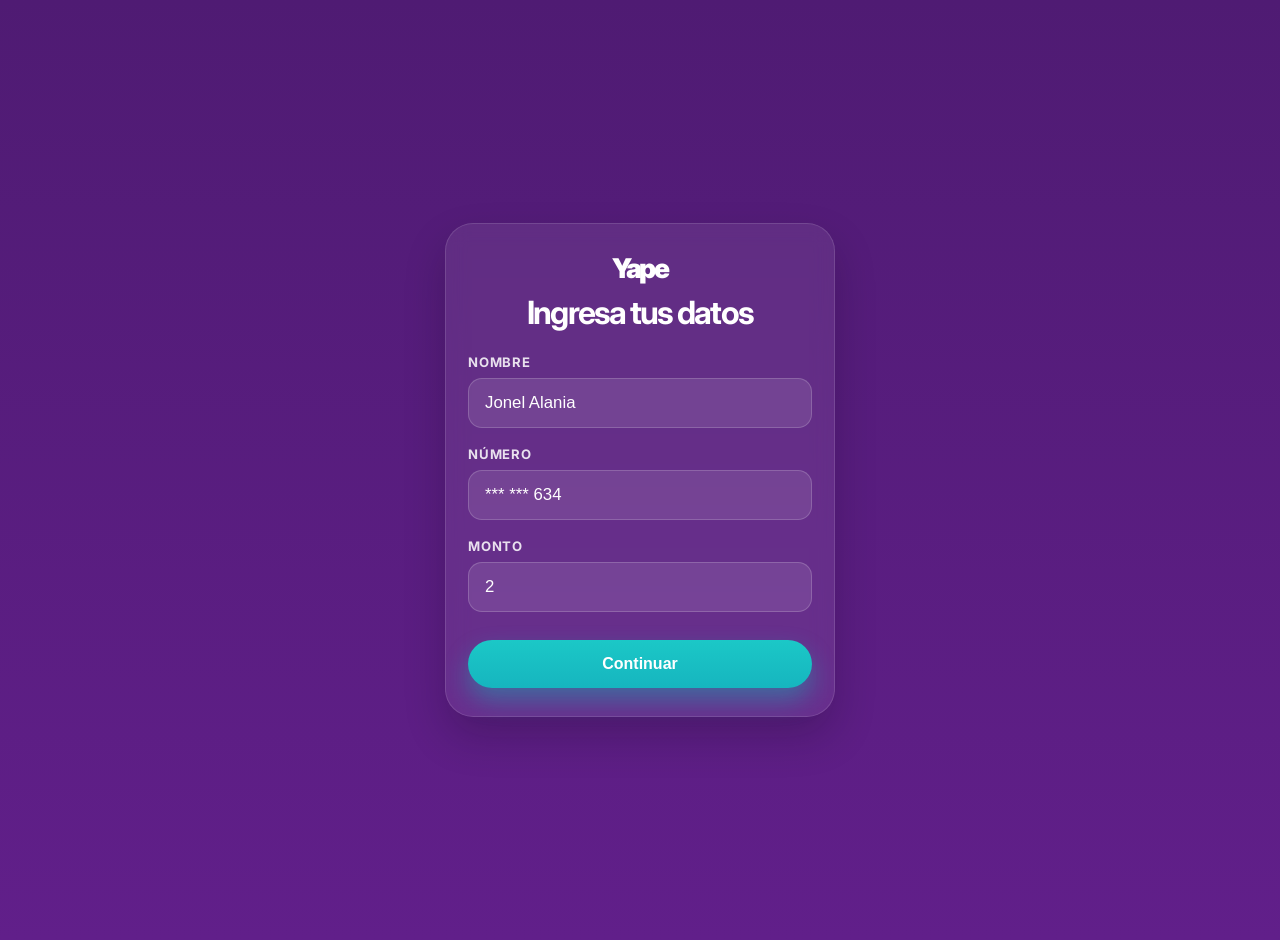
<file: index.html>
<!DOCTYPE html>
<html lang="es">
  <head>
    <meta charset="UTF-8" />
    <meta name="viewport" content="width=device-width, initial-scale=1.0" />
    <title>Yape - Datos</title>
    <link rel="preconnect" href="https://fonts.googleapis.com" />
    <link rel="preconnect" href="https://fonts.gstatic.com" crossorigin />
    <link href="https://fonts.googleapis.com/css2?family=Inter:wght@400;500;600;700;800;900&display=swap" rel="stylesheet" />
    <link rel="stylesheet" href="styles.css" />
  </head>
  <body class="setup-body">
    <main class="setup-page">
      <div class="setup-card">
        <p class="setup-logo">Yape</p>
        <h1>Ingresa tus datos</h1>

        <form id="editForm">
          <label class="field">
            <span>Nombre</span>
            <input id="nameInput" type="text" value="Jonel Alania" maxlength="30" required />
          </label>

          <label class="field">
            <span>Número</span>
            <input id="phoneInput" type="tel" value="*** *** 634" maxlength="15" required />
          </label>

          <label class="field">
            <span>Monto</span>
            <input id="amountInput" type="number" value="2" min="0.01" step="0.01" required />
          </label>

          <button type="submit" class="primary-btn">Continuar</button>
        </form>
      </div>
    </main>

    <script src="script.js"></script>
  </body>
</html>
</file>
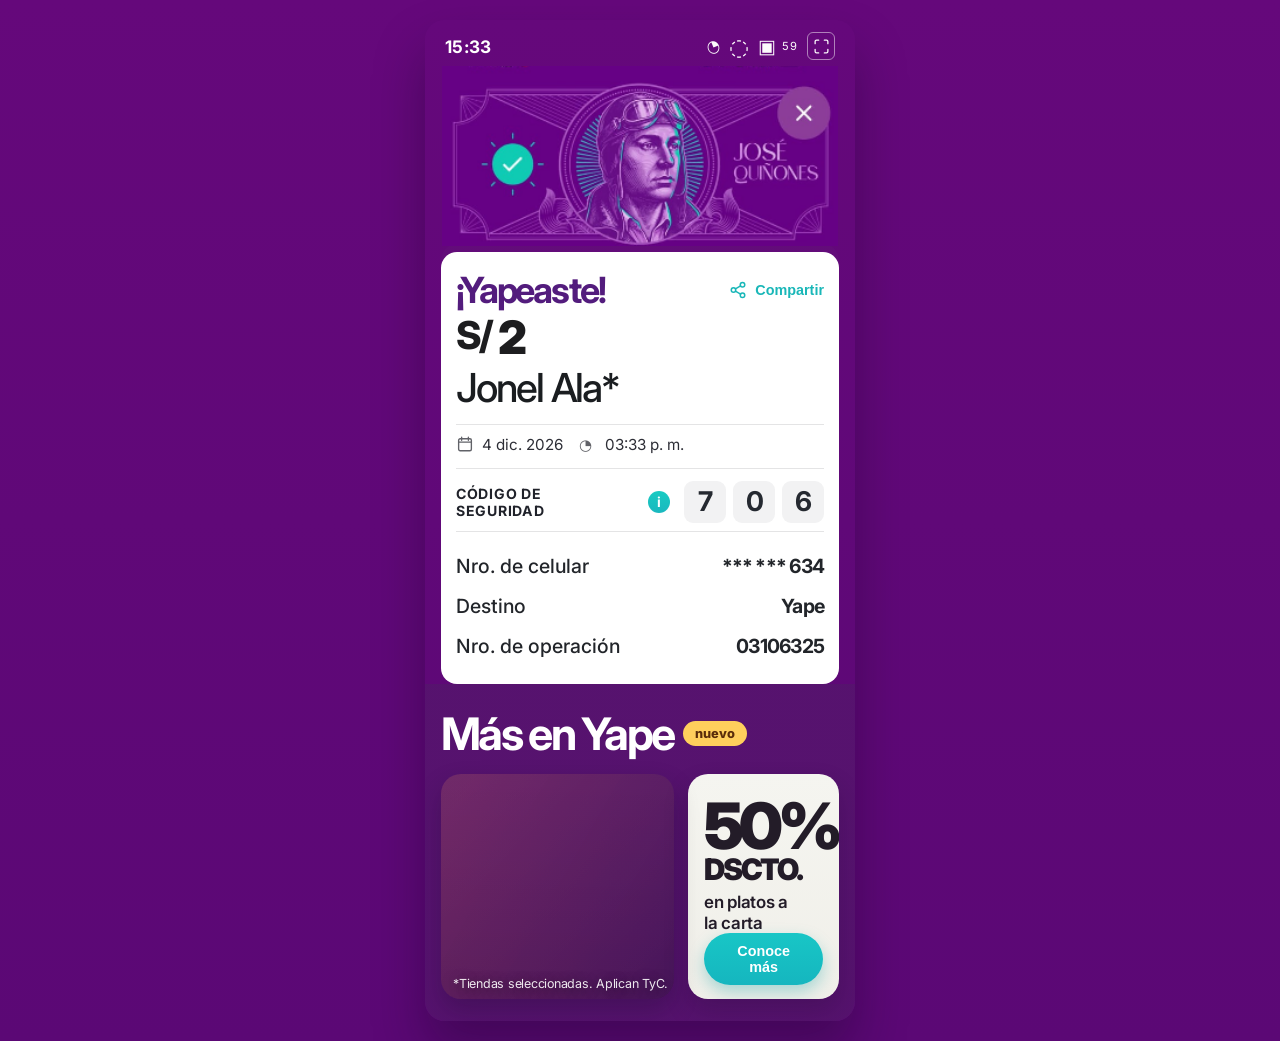
<file: yape.html>
<!DOCTYPE html>
<html lang="es">
  <head>
    <meta charset="UTF-8" />
    <meta name="viewport" content="width=device-width, initial-scale=1.0, viewport-fit=cover" />
    <title>Yape Mockup</title>
    <link rel="preconnect" href="https://fonts.googleapis.com" />
    <link rel="preconnect" href="https://fonts.gstatic.com" crossorigin />
    <link href="https://fonts.googleapis.com/css2?family=Inter:wght@400;500;600;700;800;900&display=swap" rel="stylesheet" />
    <link rel="stylesheet" href="styles.css" />
  </head>
  <body>
    <div class="app-shell">
      <div class="status-bar">
        <div class="time" id="statusTime">7:58</div>
        <div class="status-icons" aria-label="estado">
          <span class="signal signal--one">◔</span>
          <span class="wifi">◌</span>
          <span class="battery">▣</span>
          <span class="battery-level">59</span>
          <button class="fullscreen-toggle" id="fullscreenToggle" type="button" aria-label="Activar pantalla completa" title="Activar pantalla completa">
            <svg viewBox="0 0 24 24" aria-hidden="true" focusable="false">
              <path d="M8 3H5a2 2 0 0 0-2 2v3m13-5h3a2 2 0 0 1 2 2v3M3 16v3a2 2 0 0 0 2 2h3m13-5v3a2 2 0 0 1-2 2h-3" />
            </svg>
          </button>
        </div>
      </div>

      <header class="hero-header">
        <img class="hero-art" src="img/jose.png" alt="Ilustración de José Quiñones con el check de confirmación" />
      </header>

      <main class="receipt-card">
        <div class="receipt-top">
          <h1>¡Yapeaste!</h1>
          <button class="share-btn" type="button">
            <svg class="share-icon" viewBox="0 0 24 24" aria-hidden="true" focusable="false">
              <circle cx="18" cy="5" r="3" />
              <circle cx="6" cy="12" r="3" />
              <circle cx="18" cy="19" r="3" />
              <path d="m8.6 13.5 6.8 4m0-11-6.8 4" />
            </svg>
            Compartir
          </button>
        </div>

        <div class="amount-row">
          <span class="currency">S/</span>
          <span class="amount" id="displayAmount">2</span>
        </div>

        <div class="user-name"><span id="displayName">Jonel Ala*</span></div>

        <div class="meta-row">
          <div class="meta-item">
            <svg class="meta-icon" viewBox="0 0 24 24" aria-hidden="true" focusable="false">
              <rect x="3.5" y="5" width="17" height="16" rx="2" />
              <path d="M7.5 3v4M16.5 3v4M3.5 9.5h17" />
            </svg>
            <span id="receiptDate">29 set. 2026</span>
          </div>
          <div class="meta-item">
            <span class="meta-icon">◔</span>
            <span id="receiptTime">07:46 a. m.</span>
          </div>
        </div>

        <div class="security-row">
          <div class="security-label">CÓDIGO DE SEGURIDAD</div>
          <div class="security-info">i</div>
          <div class="pin-boxes">
            <span>9</span>
            <span>1</span>
            <span>3</span>
          </div>
        </div>

        <div class="transaction-details">
          <div class="detail-row">
            <span class="label">Nro. de celular</span>
            <span class="value" id="displayPhone">*** *** 634</span>
          </div>
          <div class="detail-row">
            <span class="label">Destino</span>
            <span class="value">Yape</span>
          </div>
          <div class="detail-row">
            <span class="label">Nro. de operación</span>
            <span class="value" id="displayOperation">00000000</span>
          </div>
        </div>
      </main>

      <section class="promo-section">
        <div class="promo-title-row">
          <h2>Más en Yape</h2>
          <span class="new-pill">Nuevo</span>
        </div>

        <div class="promo-cards">
          <article class="promo-product">
            <div class="promo-image" aria-label="Promoción de comida"></div>
            <div class="promo-caption">*Tiendas seleccionadas. Aplican TyC.</div>
          </article>

          <article class="promo-offer">
            <div class="offer-text">
              <div class="offer-percent">50%</div>
              <div class="offer-label">DSCTO.</div>
              <div class="offer-copy">en platos a<br />la carta</div>
            </div>
            <button type="button">Conoce más</button>
          </article>
        </div>
      </section>
    </div>

    <script src="script.js"></script>
  </body>
</html>
</file>
<file: styles.css>
:root {
  --bg-purple: #4f1b73;
  --bg-purple-deep: #3c0f5e;
  --panel-bg: #f7f6f2;
  --text-strong: #1d1d1f;
  --text-soft: #6d6b79;
  --purple-ink: #4a0d78;
  --light-gray: #e2e0e5;
  --line: rgba(33, 32, 41, 0.12);
  --aqua: #26d2d1;
  --aqua-deep: #1bb7bb;
  --yellow: #f5d35d;
}

* {
  box-sizing: border-box;
}

html, body {
  margin: 0;
  min-height: 100%;
  background: linear-gradient(180deg, #65087b 0%, #5b0875 100%);
  font-family: "Inter", sans-serif;
  color: var(--text-strong);
}

body {
  min-height: 100vh;
  min-height: 100dvh;
  display: grid;
  place-items: center;
  padding: 20px;
}

.setup-body {
  background: linear-gradient(180deg, #4f1b73 0%, #611f8a 100%);
}

.setup-page {
  width: min(100%, 430px);
  min-height: 100vh;
  display: flex;
  align-items: center;
  justify-content: center;
  padding: 32px 20px;
}

.setup-card {
  width: 100%;
  background: rgba(255, 255, 255, 0.08);
  border: 1px solid rgba(255, 255, 255, 0.12);
  border-radius: 28px;
  padding: 28px 22px;
  box-shadow: 0 20px 40px rgba(18, 7, 29, 0.22);
  backdrop-filter: blur(10px);
}

.setup-logo {
  margin: 0 0 8px;
  text-align: center;
  font-size: 1.7rem;
  font-weight: 900;
  color: #fff;
  letter-spacing: -0.08em;
}

.setup-card h1 {
  margin: 0 0 22px;
  text-align: center;
  color: #fff;
  font-size: 2rem;
  letter-spacing: -0.06em;
}

.field {
  display: block;
  margin-bottom: 18px;
}

.field span {
  display: block;
  margin-bottom: 8px;
  color: rgba(255, 255, 255, 0.86);
  font-size: 0.82rem;
  font-weight: 700;
  text-transform: uppercase;
  letter-spacing: 0.06em;
}

.field input {
  width: 100%;
  border: 1px solid rgba(255, 255, 255, 0.18);
  background: rgba(255, 255, 255, 0.1);
  border-radius: 14px;
  padding: 14px 16px;
  color: #fff;
  font-size: 1.05rem;
  outline: none;
}

.field input::placeholder {
  color: rgba(255, 255, 255, 0.65);
}

.primary-btn {
  width: 100%;
  border: none;
  border-radius: 999px;
  background: linear-gradient(180deg, #1bc8c7 0%, #16b5bf 100%);
  color: #fff;
  font-size: 1rem;
  font-weight: 800;
  padding: 15px 18px;
  cursor: pointer;
  margin-top: 10px;
  box-shadow: 0 12px 24px rgba(18, 177, 182, 0.45);
}

.app-shell {
  width: min(100%, 430px);
  min-height: 900px;
  background: linear-gradient(180deg, #65087b 0%, #5b0875 100%);
  border-radius: 20px;
  box-shadow: 0 30px 50px rgba(23, 6, 38, 0.35);
  overflow: hidden;
  position: relative;
}

.status-bar {
  display: flex;
  justify-content: space-between;
  align-items: center;
  padding: 12px 20px 6px;
  font-size: 0.9rem;
  color: #fff;
  letter-spacing: 0.02em;
}

.time {
  font-weight: 700;
  font-size: 1.08rem;
}

.status-icons {
  display: flex;
  align-items: center;
  gap: 10px;
  font-size: 1.05rem;
  opacity: 0.98;
}

.fullscreen-toggle {
  display: grid;
  place-items: center;
  width: 28px;
  height: 28px;
  padding: 0;
  border: 1px solid rgba(255, 255, 255, 0.5);
  border-radius: 6px;
  background: transparent;
  color: #fff;
  cursor: pointer;
}

.fullscreen-toggle svg {
  width: 17px;
  height: 17px;
  fill: none;
  stroke: currentColor;
  stroke-width: 1.8;
  stroke-linecap: round;
  stroke-linejoin: round;
}

.signal {
  transform: rotate(-22deg) scaleX(0.9);
  display: inline-block;
}

.wifi {
  font-size: 1.3rem;
  transform: scale(1.1);
}

.battery {
  font-size: 1.2rem;
}

.battery-level {
  font-size: 0.7rem;
  margin-left: -4px;
}

.hero-header {
  width: calc(100% - 16px);
  margin: 0 auto;
  overflow: hidden;
  aspect-ratio: 355 / 154;
}

.hero-art {
  display: block;
  width: 100%;
  height: 100%;
  object-fit: contain;
}

.receipt-card {
  width: calc(100% - 32px);
  background: #fff;
  border-radius: 16px;
  margin: 6px auto 0;
  padding: 20px 15px 18px;
  box-shadow: 0 -8px 0 rgba(102, 42, 125, 0.12);
}

.receipt-top {
  display: flex;
  justify-content: space-between;
  align-items: center;
  gap: 12px;
  margin-bottom: 12px;
}

.receipt-top h1 {
  margin: 0;
  font-size: clamp(1.9rem, 4.2vw, 2.35rem);
  line-height: 1;
  letter-spacing: -0.06em;
  color: #531c7d;
  transform: scale(0.96);
  transform-origin: left center;
}

.share-btn {
  appearance: none;
  border: none;
  background: transparent;
  color: #1ab7b8;
  font-size: 0.9rem;
  font-weight: 700;
  display: inline-flex;
  align-items: center;
  gap: 8px;
  cursor: pointer;
  padding: 0;
}

.share-icon {
  width: 18px;
  height: 18px;
  fill: none;
  stroke: currentColor;
  stroke-width: 2;
  stroke-linecap: round;
  stroke-linejoin: round;
}

.amount-row {
  display: flex;
  align-items: flex-end;
  gap: 6px;
  margin: 8px 0 4px;
  line-height: 1;
}

.currency {
  font-size: clamp(1.5rem, 3.8vw, 2.5rem);
  line-height: 0.9;
  font-weight: 800;
  color: #1d1d1f;
  letter-spacing: -0.08em;
  transform: translateY(-0.18em) scale(0.96);
  transform-origin: left bottom;
}

.amount {
  font-size: clamp(2rem, 4vw, 3rem);
  line-height: 0.8;
  font-weight: 900;
  letter-spacing: -0.08em;
  color: #1d1d1f;
  transform: translateY(-0.06em) scale(0.96);
  transform-origin: left bottom;
}

.user-name {
  font-size: clamp(1.9rem, 4.5vw, 2.6rem);
  font-weight: 500;
  letter-spacing: -0.05em;
  color: #1a1d20;
  margin-bottom: 10px;
  transform: scale(0.96);
  transform-origin: left top;
}

.asterisk {
  font-weight: 400;
}

.meta-row {
  display: flex;
  flex-wrap: wrap;
  align-items: center;
  gap: 16px;
  color: #494b54;
  font-size: 0.95rem;
  padding-top: 10px;
  border-top: 1px solid var(--line);
  margin-top: 10px;
}

.meta-item {
  display: inline-flex;
  align-items: center;
  gap: 8px;
  color: #2d2e36;
}

.meta-icon {
  width: 18px;
  height: 18px;
  flex: 0 0 18px;
  fill: none;
  stroke: currentColor;
  stroke-width: 1.8;
  stroke-linecap: round;
  stroke-linejoin: round;
  opacity: 0.75;
}

.security-row {
  display: grid;
  grid-template-columns: 1fr auto auto;
  align-items: center;
  gap: 14px;
  padding: 12px 0 8px;
  border-top: 1px solid var(--line);
  border-bottom: 1px solid var(--line);
  margin-top: 14px;
}

.security-label {
  font-size: 0.88rem;
  letter-spacing: 0.05em;
  font-weight: 700;
  color: #20222a;
  text-transform: uppercase;
}

.security-info {
  width: 22px;
  height: 22px;
  border-radius: 50%;
  display: grid;
  place-items: center;
  background: linear-gradient(180deg, #18cbc2 0%, #1ab8bf 100%);
  color: #fff;
  font-weight: 700;
  font-size: 0.86rem;
  margin-left: 10px;
}

.pin-boxes {
  display: flex;
  gap: 7px;
  justify-content: flex-end;
}

.pin-boxes span {
  width: 42px;
  height: 42px;
  border-radius: 9px;
  background: rgba(36, 41, 48, 0.06);
  display: grid;
  place-items: center;
  font-size: 1.7rem;
  font-weight: 700;
  letter-spacing: -0.05em;
  color: #252930;
}

.transaction-details {
  padding-top: 14px;
}

.detail-row {
  display: grid;
  grid-template-columns: 1fr auto;
  align-items: center;
  gap: 12px;
  padding: 8px 0;
  font-size: clamp(1rem, 2vw, 1.22rem);
  color: #22252a;
}

.detail-row .label {
  font-weight: 500;
}

.detail-row .value {
  font-weight: 700;
  letter-spacing: -0.04em;
}

.promo-section {
  padding: 28px 16px 22px;
  background: linear-gradient(180deg, rgba(86, 19, 110, 0.96) 0%, rgba(86,19,110,0.96) 100%);
}

.promo-title-row {
  display: flex;
  align-items: center;
  gap: 10px;
  margin-bottom: 18px;
  color: #fff;
}

.promo-title-row h2 {
  margin: 0;
  font-size: clamp(2rem, 3.6vw, 2.8rem);
  line-height: 1;
  letter-spacing: -0.06em;
}

.new-pill {
  display: inline-flex;
  align-items: center;
  justify-content: center;
  background: #ffcf5c;
  color: #5a2d0a;
  border-radius: 999px;
  font-size: 0.8rem;
  font-weight: 800;
  padding: 5px 12px;
  text-transform: lowercase;
}

.promo-cards {
  display: grid;
  grid-template-columns: 1.55fr 1fr;
  gap: 14px;
}

.promo-product,
.promo-offer {
  border-radius: 20px;
  overflow: hidden;
  min-height: 200px;
}

.promo-product {
  position: relative;
  background: linear-gradient(135deg, rgba(255,255,255,0.08), rgba(255,255,255,0.04));
  box-shadow: 0 12px 25px rgba(26, 9, 42, 0.28);
}

.promo-image {
  height: 100%;
  min-height: 200px;
  background:
    linear-gradient(120deg, rgba(255, 103, 0, 0.10), rgba(0,0,0,0.12)),
    url('https://images.unsplash.com/photo-1568901346375-23c9450c58cd?auto=format&fit=crop&w=900&q=80') center/cover no-repeat;
  filter: saturate(1.15) contrast(1.08);
}

.promo-product::before {
  content: "";
  position: absolute;
  inset: 0;
  background: linear-gradient(180deg, rgba(0,0,0,0.04), rgba(0,0,0,0.12));
}

.promo-caption {
  position: absolute;
  left: 12px;
  bottom: 8px;
  color: rgba(255,255,255,0.9);
  font-size: 0.78rem;
  letter-spacing: -0.02em;
  text-shadow: 0 2px 12px rgba(0,0,0,0.55);
}

.promo-offer {
  background: linear-gradient(180deg, #f5f5f0 0%, #f0efe9 100%);
  display: flex;
  flex-direction: column;
  justify-content: space-between;
  padding: 16px 16px 14px;
  box-shadow: 0 12px 25px rgba(26, 9, 42, 0.22);
}

.offer-text {
  margin-top: 10px;
  color: #231c28;
}

.offer-percent {
  font-size: clamp(2.4rem, 5vw, 4rem);
  line-height: 0.8;
  font-weight: 900;
  letter-spacing: -0.08em;
}

.offer-label {
  font-size: 1.85rem;
  line-height: 0.9;
  font-weight: 900;
  letter-spacing: -0.08em;
  margin-top: 4px;
}

.offer-copy {
  margin-top: 10px;
  font-size: 1.06rem;
  line-height: 1.2;
  font-weight: 600;
  letter-spacing: -0.02em;
}

.promo-offer button {
  margin-top: auto;
  align-self: flex-start;
  border: none;
  border-radius: 999px;
  background: linear-gradient(180deg, #18c6c6 0%, #15b6bf 100%);
  color: #fff;
  font-size: 0.9rem;
  font-weight: 700;
  padding: 10px 18px;
  box-shadow: 0 7px 16px rgba(30,165,169,0.35);
}

@media (max-width: 430px) {
  body {
    padding: 0;
  }

  .app-shell {
    width: 100vw;
    min-height: 100vh;
    min-height: 100dvh;
    border-radius: 0;
  }
}

html:fullscreen,
html:fullscreen body {
  width: 100%;
  height: 100%;
  padding: 0;
}

html:fullscreen .app-shell {
  width: 100vw;
  min-height: 100vh;
  min-height: 100dvh;
  border-radius: 0;
}
</file>
